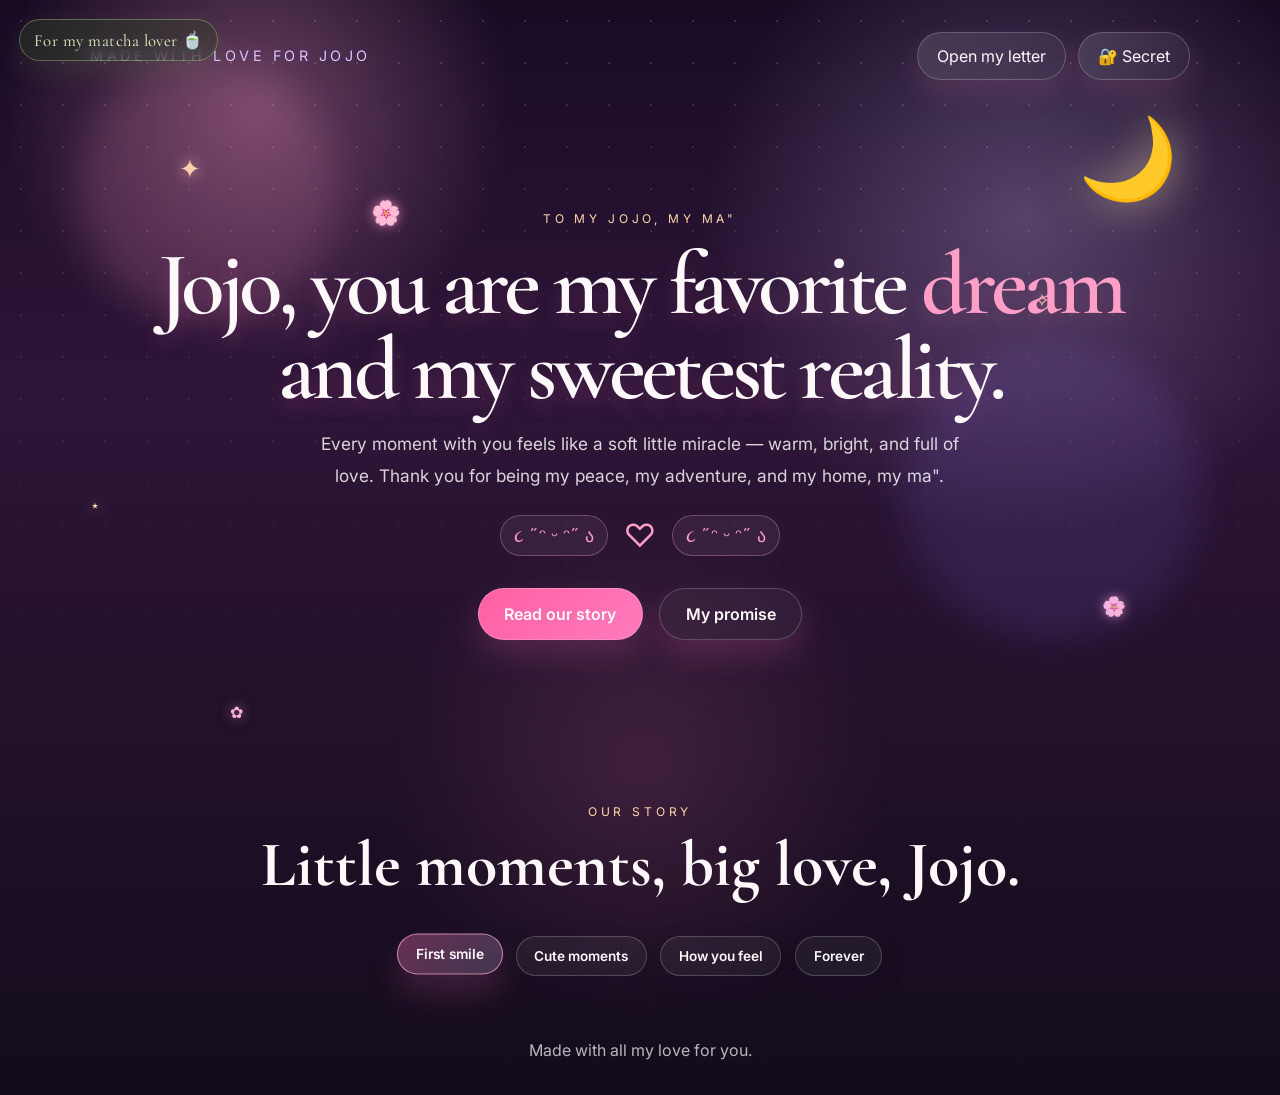
<file: Index.html>
<!DOCTYPE html>
<html lang="en">
  <head>
    <meta charset="UTF-8" />
    <meta name="viewport" content="width=device-width, initial-scale=1.0" />
    <title>For My Love</title>
    <meta
      name="description"
      content="A heartfelt surprise website for the love of my life."
    />
    <link rel="preconnect" href="https://fonts.googleapis.com" />
    <link rel="preconnect" href="https://fonts.gstatic.com" crossorigin />
    <link
      href="https://fonts.googleapis.com/css2?family=Cormorant+Garamond:wght@400;500;600;700&family=Inter:wght@400;500;600;700&display=swap"
      rel="stylesheet"
    />
    <link rel="stylesheet" href="styles.css" />
  </head>
  <body>
    <div class="bg-hearts" id="heartsLayer" aria-hidden="true"></div>
    <div class="bg-matcha" id="matchaLayer" aria-hidden="true"></div>
    <div class="matcha-label" aria-label="For my matcha lover">
      For my matcha lover 🍵
    </div>
    <div class="anime-sky" aria-hidden="true">
      <span class="moon">🌙</span>
      <span class="star star-one">✦</span>
      <span class="star star-two">✧</span>
      <span class="star star-three">⋆</span>
      <span class="sakura sakura-one">🌸</span>
      <span class="sakura sakura-two">🌸</span>
      <span class="sakura sakura-three">✿</span>
    </div>

    <header class="hero">
      <nav class="topbar">
        <span class="brand">Made with love for Jojo</span>
        <div class="top-actions">
          <button id="openLetterBtn" class="glass-button">Open my letter</button>
          <button id="secretBtn" class="glass-button secret-button">🔐 Secret</button>
        </div>
      </nav>

      <div class="hero-inner">
        <p class="eyebrow">To my Jojo, my ma"</p>
        <h1>
          Jojo, you are my favorite <span>dream</span><br />
          and my sweetest reality.
        </h1>
        <p class="lead">
          Every moment with you feels like a soft little miracle — warm, bright,
          and full of love. Thank you for being my peace, my adventure, and my home,
          my ma".
        </p>
        <div class="chibi-row" aria-label="Cute love mascots">
          <span class="chibi">૮ ˶ᵔ ᵕ ᵔ˶ ა</span>
          <span class="anime-heart">♡</span>
          <span class="chibi">૮ ˶ᵔ ᵕ ᵔ˶ ა</span>
        </div>

        <div class="cta-row">
          <a class="primary-btn" href="#story" data-screen="story">Read our story</a>
          <a class="secondary-btn" href="#promise" data-screen="promise">My promise</a>
        </div>
      </div>
    </header>

    <main>
      <section id="story" class="story section-shell screen active-screen">
        <div class="section-heading">
          <p class="mini-label">Our story</p>
          <h2>Little moments, big love, Jojo.</h2>
        </div>

        <div class="memory-nav" aria-label="Memory navigation">
          <a href="#memory-1" data-screen="memory-1" class="nav-pill active">First smile</a>
          <a href="#memory-2" data-screen="memory-2" class="nav-pill">Cute moments</a>
          <a href="#memory-3" data-screen="memory-3" class="nav-pill">How you feel</a>
          <a href="#memory-4" data-screen="memory-4" class="nav-pill">Forever</a>
        </div>
      </section>

      <section id="memory-1" class="slide-show section-shell screen">
        <div class="slide-section">
          <div class="slide-copy">
            <span class="badge">Memory 01</span>
            <h3>That first smile</h3>
            <p>
              I still remember the first time you smiled at me and somehow made the whole
              world feel softer, gentler, and a little more magical.
            </p>
            <a href="#memory-2" data-screen="memory-2" class="mini-btn">Next adorable memory</a>
          </div>
          <div class="slide-card">
            <div class="card-emoji">🌸</div>
            <p>
              “You looked at me like the universe had finally found its favorite place to
              rest.”
            </p>
          </div>
        </div>
      </section>

      <section id="memory-2" class="slide-show section-shell screen">
        <div class="slide-section reverse">
          <div class="slide-copy">
            <span class="badge">Memory 02</span>
            <h3>All the tiny sweet things</h3>
            <p>
              It’s not just the big moments. It’s the little things — your laughter, your
              gentleness, your warmth — that make my heart race in the sweetest way.
            </p>
            <a href="#memory-3" data-screen="memory-3" class="mini-btn">Tell me more</a>
          </div>
          <div class="slide-card">
            <div class="card-emoji">✨</div>
            <p>
              Even ordinary days feel special when they’re filled with your love.
            </p>
          </div>
        </div>
      </section>

      <section id="memory-3" class="slide-show section-shell screen">
        <div class="slide-section">
          <div class="slide-copy">
            <span class="badge">Memory 03</span>
            <h3>You make life feel like home</h3>
            <p>
              With you, my thoughts feel calmer, my dreams feel brighter, and my heart keeps
              choosing peace, joy, and love every single day.
            </p>
            <a href="#memory-4" data-screen="memory-4" class="mini-btn">Our future</a>
          </div>
          <div class="slide-card">
            <div class="card-emoji">🌙</div>
            <p>
              You are my favorite place to be, my favorite person to laugh with, and my
              safest little dream.
            </p>
          </div>
        </div>
      </section>

      <section id="memory-4" class="slide-show section-shell screen">
        <div class="slide-section reverse">
          <div class="slide-copy">
            <span class="badge">Forever</span>
            <h3>My promise to you</h3>
            <p>
              I will keep choosing you, every day, in every season. I will love you with
              patience, tenderness, and the quiet kind of devotion that lasts.
            </p>
            <a href="#promise" data-screen="promise" class="mini-btn">Read my promise</a>
          </div>
          <div class="slide-card">
            <div class="card-emoji">💖</div>
            <p>
              I love you in every universe, in every little moment, and in every future I
              can imagine.
            </p>
          </div>
        </div>
      </section>

      <section id="reasons" class="reasons section-shell screen">
        <div class="section-heading">
          <p class="mini-label">Why I love you</p>
          <h2>There are a thousand little reasons.</h2>
        </div>

        <div class="reason-grid">
          <div class="reason-box">
            <span>❤</span>
            <h3>Your kindness</h3>
            <p>You make people feel seen, cared for, and deeply loved.</p>
          </div>
          <div class="reason-box">
            <span>✦</span>
            <h3>Your smile</h3>
            <p>It lights up my day and makes everything feel easier.</p>
          </div>
          <div class="reason-box">
            <span>☾</span>
            <h3>Your heart</h3>
            <p>It’s warm, gentle, and the kind of heart I never want to leave.</p>
          </div>
          <div class="reason-box">
            <span>∞</span>
            <h3>Your love</h3>
            <p>You make love feel safe, deep, beautiful, and endlessly comforting.</p>
          </div>
        </div>
      </section>

      <section id="promise" class="promise section-shell screen">
        <div class="promise-card">
          <p class="mini-label">A little promise</p>
          <h2>I promise you this, ma"</h2>
          <p>
            I will keep choosing you, every day, in every season. I will love you with
            patience, honesty, and tenderness. I will be your safe place, your loudest
            cheerleader, and your favorite person to come home to.
          </p>
        </div>
      </section>

      <section id="final-reveal" class="final-reveal section-shell screen">
        <div class="reveal-card">
          <span class="badge">A tiny game for my favorite person</span>
          <h2>How well do you know my heart?</h2>
          <p>Answer one little question to unlock your surprise.</p>
          <button id="quizBtn" class="primary-btn">Unlock the surprise ✨</button>
        </div>
      </section>

      <section id="closing" class="closing section-shell screen">
        <p class="mini-label">Forever</p>
        <h2>My love for you is not just big — it’s home.</h2>
        <p>
          Thank you, Jojo, for being the softest part of my life and the brightest part of my
          future. I love you more than words can say, and I’ll keep loving you in every
          way I know how.
        </p>
        <div class="signature">Always yours, ❤️</div>
      </section>
    </main>

    <footer>Made with all my love for you.</footer>

    <div id="secretModal" class="modal" aria-hidden="true">
      <div class="modal-backdrop" data-close-modal></div>
      <div class="modal-card" role="dialog" aria-modal="true" aria-labelledby="modalTitle">
        <button class="modal-close" data-close-modal aria-label="Close">×</button>
        <div id="passwordGate">
          <span class="badge">A secret for you</span>
          <h2 id="modalTitle">Enter our secret code 💌</h2>
          <p>Only my favorite person gets to open this little surprise.</p>
          <p class="password-hint">Hint: it’s my birthday 🎂</p>
          <form id="passwordForm" class="password-form">
            <label for="secretPassword">Secret password</label>
            <input
              id="secretPassword"
              type="password"
              inputmode="numeric"
              autocomplete="off"
              placeholder="••••••"
              maxlength="6"
              required
            />
            <p id="passwordError" class="password-error" role="alert"></p>
            <button class="primary-btn" type="submit">Unlock the secret ✨</button>
          </form>
        </div>
        <div id="secretContent" class="secret-content" hidden>
          <span class="badge">Secret unlocked</span>
          <h2>You are my favorite notification.</h2>
          <p id="modalMessage">
            No matter how busy the day gets, my heart still saves its brightest little
            smile for you, Jojo — my forever ma".
          </p>
          <button id="surpriseBtn" class="primary-btn">Make it sparkle ✨</button>
        </div>
      </div>
    </div>

    <div id="letterModal" class="modal letter-modal" aria-hidden="true">
      <div class="modal-backdrop" data-close-letter></div>
      <div class="modal-card" role="dialog" aria-modal="true" aria-labelledby="letterTitle">
        <button class="modal-close" data-close-letter aria-label="Close letter">×</button>
        <div class="letter-card">
          <span class="badge">A letter for Jojo</span>
          <div class="letter-sparkle">💌</div>
          <h2 id="letterTitle">To my Jojo, my ma"</h2>
          <p>
            If I could give you one thing in life, I would give you the ability to see
            yourself through my eyes. Then you would understand how special, beautiful,
            and loved you truly are.
          </p>
          <p>
            You make my ordinary days feel like my favorite story. Thank you for every
            laugh, every little moment, and every bit of love you bring into my world.
          </p>
          <div class="signature">Forever yours, ❤️</div>
          <button class="mini-btn letter-next" data-screen="promise">Read my promise →</button>
        </div>
      </div>
    </div>

    <script src="script.js"></script>
  </body>
</html>
</file>
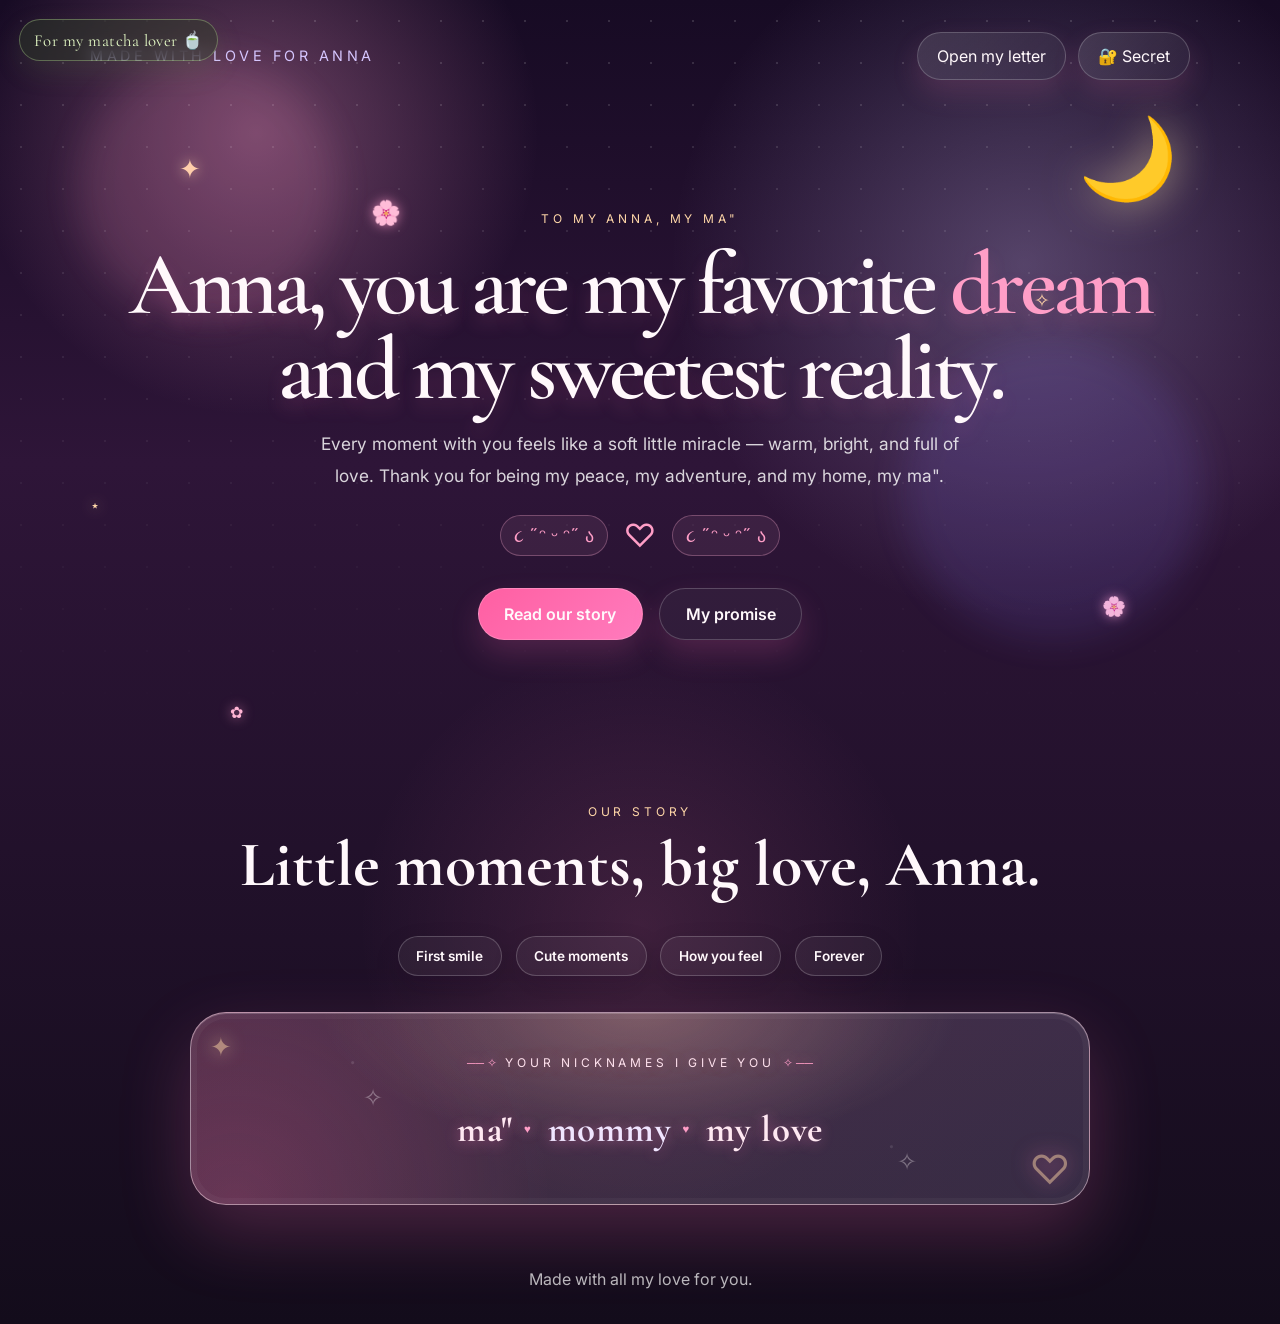
<file: index.html>
<!DOCTYPE html>
<html lang="en">
  <head>
    <meta charset="UTF-8" />
    <meta name="viewport" content="width=device-width, initial-scale=1.0" />
    <title>For My Love</title>
    <meta
      name="description"
      content="A heartfelt surprise website for the love of my life."
    />
    <link rel="preconnect" href="https://fonts.googleapis.com" />
    <link rel="preconnect" href="https://fonts.gstatic.com" crossorigin />
    <link
      href="https://fonts.googleapis.com/css2?family=Cormorant+Garamond:wght@400;500;600;700&family=Inter:wght@400;500;600;700&display=swap"
      rel="stylesheet"
    />
    <link rel="stylesheet" href="style.css" />
  </head>
  <body>
    <div class="bg-hearts" id="heartsLayer" aria-hidden="true"></div>
    <div class="bg-matcha" id="matchaLayer" aria-hidden="true"></div>
    <div class="matcha-label" aria-label="For my matcha lover">
      For my matcha lover 🍵
    </div>
    <div class="anime-sky" aria-hidden="true">
      <span class="moon">🌙</span>
      <span class="star star-one">✦</span>
      <span class="star star-two">✧</span>
      <span class="star star-three">⋆</span>
      <span class="sakura sakura-one">🌸</span>
      <span class="sakura sakura-two">🌸</span>
      <span class="sakura sakura-three">✿</span>
    </div>

    <header class="hero">
      <nav class="topbar">
        <span class="brand">Made with love for Anna</span>
        <div class="top-actions">
          <button id="openLetterBtn" class="glass-button">Open my letter</button>
          <button id="secretBtn" class="glass-button secret-button">🔐 Secret</button>
        </div>
      </nav>

      <div class="hero-inner">
        <p class="eyebrow">To my Anna, my ma"</p>
        <h1>
          Anna, you are my favorite <span>dream</span><br />
          and my sweetest reality.
        </h1>
        <p class="lead">
          Every moment with you feels like a soft little miracle — warm, bright,
          and full of love. Thank you for being my peace, my adventure, and my home,
          my ma".
        </p>
        <div class="chibi-row" aria-label="Cute love mascots">
          <span class="chibi">૮ ˶ᵔ ᵕ ᵔ˶ ა</span>
          <span class="anime-heart">♡</span>
          <span class="chibi">૮ ˶ᵔ ᵕ ᵔ˶ ა</span>
        </div>

        <div class="cta-row">
          <a class="primary-btn" href="" data-screen="story">Read our story</a>
          <a class="secondary-btn" href="" data-screen="promise">My promise</a>
        </div>
      </div>
    </header>

    <main>
      <section id="story" class="story section-shell screen active-screen">
        <div class="section-heading">
          <p class="mini-label">Our story</p>
          <h2>Little moments, big love, Anna.</h2>
        </div>

        <div class="memory-nav" aria-label="Memory navigation">
          <a href="" data-screen="memory-1" class="nav-pill active">First smile</a>
          <a href="" data-screen="memory-2" class="nav-pill">Cute moments</a>
          <a href="" data-screen="memory-3" class="nav-pill">How you feel</a>
          <a href="" data-screen="memory-4" class="nav-pill">Forever</a>
        </div>

        <div class="nickname-panel">
          <p class="mini-label">Your nicknames I give you</p>
          <div class="nickname-list" aria-label="Nicknames">
            <span>ma"</span>
            <span>mommy</span>
            <span>my love</span>
          </div>
        </div>
      </section>

      <section id="memory-1" class="slide-show section-shell screen">
        <div class="slide-section">
          <div class="slide-copy">
            <span class="badge">Memory 01</span>
            <h3>That first smile</h3>
            <p>
              I still remember the first time you smiled at me and somehow made the whole
              world feel softer, gentler, and a little more magical.
            </p>
            <a href="" data-screen="memory-2" class="mini-btn">Next adorable memory</a>
          </div>
          <div class="slide-card">
            <div class="card-emoji">🌸</div>
            <p>
              “You looked at me like the universe had finally found its favorite place to
              rest.”
            </p>
          </div>
        </div>
      </section>

      <section id="memory-2" class="slide-show section-shell screen">
        <div class="slide-section reverse">
          <div class="slide-copy">
            <span class="badge">Memory 02</span>
            <h3>All the tiny sweet things</h3>
            <p>
              It’s not just the big moments. It’s the little things — your laughter, your
              gentleness, your warmth — that make my heart race in the sweetest way.
            </p>
            <a href="" data-screen="memory-3" class="mini-btn">Tell me more</a>
          </div>
          <div class="slide-card">
            <div class="card-emoji">✨</div>
            <p>
              Even ordinary days feel special when they’re filled with your love.
            </p>
          </div>
        </div>
      </section>

      <section id="memory-3" class="slide-show section-shell screen">
        <div class="slide-section">
          <div class="slide-copy">
            <span class="badge">Memory 03</span>
            <h3>You make life feel like home</h3>
            <p>
              With you, my thoughts feel calmer, my dreams feel brighter, and my heart keeps
              choosing peace, joy, and love every single day.
            </p>
            <a href="" data-screen="memory-4" class="mini-btn">Our future</a>
          </div>
          <div class="slide-card">
            <div class="card-emoji">🌙</div>
            <p>
              You are my favorite place to be, my favorite person to laugh with, and my
              safest little dream.
            </p>
          </div>
        </div>
      </section>

      <section id="memory-4" class="slide-show section-shell screen">
        <div class="slide-section reverse">
          <div class="slide-copy">
            <span class="badge">Forever</span>
            <h3>My promise to you</h3>
            <p>
              I will keep choosing you, every day, in every season. I will love you with
              patience, tenderness, and the quiet kind of devotion that lasts.
            </p>
            <a href="" data-screen="promise" class="mini-btn">Read my promise</a>
          </div>
          <div class="slide-card">
            <div class="card-emoji">💖</div>
            <p>
              I love you in every universe, in every little moment, and in every future I
              can imagine.
            </p>
          </div>
        </div>
      </section>

      <section id="reasons" class="reasons section-shell screen">
        <div class="section-heading">
          <p class="mini-label">Why I love you</p>
          <h2>There are a thousand little reasons.</h2>
        </div>

        <div class="reason-grid">
          <div class="reason-box">
            <span>❤</span>
            <h3>Your kindness</h3>
            <p>You make people feel seen, cared for, and deeply loved.</p>
          </div>
          <div class="reason-box">
            <span>✦</span>
            <h3>Your smile</h3>
            <p>It lights up my day and makes everything feel easier.</p>
          </div>
          <div class="reason-box">
            <span>☾</span>
            <h3>Your heart</h3>
            <p>It’s warm, gentle, and the kind of heart I never want to leave.</p>
          </div>
          <div class="reason-box">
            <span>∞</span>
            <h3>Your love</h3>
            <p>You make love feel safe, deep, beautiful, and endlessly comforting.</p>
          </div>
        </div>
      </section>

      <section id="promise" class="promise section-shell screen">
        <div class="promise-card">
          <p class="mini-label">A little promise</p>
          <h2>I promise you this, ma"</h2>
          <p>
            I will keep choosing you, every day, in every season. I will love you with
            patience, honesty, and tenderness. I will be your safe place, your loudest
            cheerleader, and your favorite person to come home to.
          </p>
          <div class="timer-card">
            <p class="mini-label">Since 26.7</p>
            <h2>Our love keeps growing</h2>
            <div id="loveTimer" class="love-timer-value" aria-live="polite">00d 00h 00m 00s</div>
            <p class="timer-caption">From the very first day, and still counting every second.</p>
          </div>
        </div>
      </section>

      <section id="final-reveal" class="final-reveal section-shell screen">
        <div class="reveal-card">
          <span class="badge">A tiny game for my favorite person</span>
          <h2>How well do you know my heart?</h2>
          <p>Answer one little question to unlock your surprise.</p>
          <button id="quizBtn" class="primary-btn">Unlock the surprise ✨</button>
        </div>
      </section>

      <section id="closing" class="closing section-shell screen">
        <p class="mini-label">Forever</p>
        <h2>My love for you is not just big — it’s home.</h2>
        <p>
          Thank you, Anna, for being the softest part of my life and the brightest part of my
          future. I love you more than words can say, and I’ll keep loving you in every
          way I know how.
        </p>
        <div class="signature">Always yours, ❤️</div>
      </section>
    </main>

    <footer>Made with all my love for you.</footer>

    <div id="secretModal" class="modal" aria-hidden="true">
      <div class="modal-backdrop" data-close-modal></div>
      <div class="modal-card" role="dialog" aria-modal="true" aria-labelledby="modalTitle">
        <button class="modal-close" data-close-modal aria-label="Close">×</button>
        <div id="passwordGate">
          <span class="badge">A secret for you</span>
          <h2 id="modalTitle">Enter our secret code 💌</h2>
          <p>Only my favorite person gets to open this little surprise.</p>
          <p class="password-hint">Hint: it’s my birthday 🎂</p>
          <form id="passwordForm" class="password-form">
            <label for="secretPassword">Secret password</label>
            <input
              id="secretPassword"
              type="password"
              inputmode="numeric"
              autocomplete="off"
              placeholder="••••••"
              maxlength="6"
              required
            />
            <p id="passwordError" class="password-error" role="alert"></p>
            <button class="primary-btn" type="submit">Unlock the secret ✨</button>
          </form>
        </div>
        <div id="secretContent" class="secret-content" hidden>
          <span class="badge">Secret unlocked</span>
          <h2>You are my favorite notification.</h2>
          <p id="modalMessage">
            No matter how busy the day gets, my heart still saves its brightest little
            smile for you, Anna — my forever ma".</p>
          <button id="secretloveButton" class="primary-btn secret-love-button">I love you😘😘</button>
        </div>
      </div>
    </div>

    <div id="letterModal" class="modal letter-modal" aria-hidden="true">
      <div class="modal-backdrop" data-close-letter></div>
      <div class="modal-card" role="dialog" aria-modal="true" aria-labelledby="letterTitle">
        <button class="modal-close" data-close-letter aria-label="Close letter">×</button>
        <div class="letter-card">
          <span class="badge">A letter for Anna</span>
          <div class="letter-sparkle">💌</div>
          <h2 id="letterTitle">To my Anna, my ma"</h2>
          <p>
            If I could give you one thing in life, I would give you the ability to see
            yourself through my eyes. Then you would understand how special, beautiful,
            and loved you truly are.
          </p>
          <p>
            You make my ordinary days feel like my favorite story. Thank you for every
            laugh, every little moment, and every bit of love you bring into my world.
          </p>
          <div class="signature">Forever yours, ❤️</div>
          <button class="mini-btn letter-next" data-screen="promise">Read my promise →</button>
        </div>
      </div>
    </div>

    <script src="script.js"></script>
  </body>
</html>
</file>
<file: styles.css>
:root {
  --bg-dark: #170b24;
  --bg-mid: #2e1538;
  --bg-soft: #281534;
  --rose: #ff5fa2;
  --rose-strong: #ff7bbd;
  --rose-soft: #ff9ec7;
  --peach: #ffd7a8;
  --gold: #ffd7a8;
  --white: #fff8fb;
  --lavender: #d6c6ff;
  --card: rgba(255, 255, 255, 0.08);
  --card-border: rgba(255, 255, 255, 0.18);
  --shadow: rgba(21, 10, 30, 0.45);
}

* {
  box-sizing: border-box;
}

html {
  scroll-behavior: smooth;
  -webkit-text-size-adjust: 100%;
}

body {
  margin: 0;
  font-family: "Inter", sans-serif;
  background:
    radial-gradient(circle at 20% 10%, rgba(255, 160, 207, 0.35), transparent 18%),
    radial-gradient(circle at 80% 20%, rgba(214, 198, 255, 0.28), transparent 24%),
    radial-gradient(circle at 50% 70%, rgba(255, 125, 183, 0.14), transparent 25%),
    linear-gradient(180deg, var(--bg-dark), var(--bg-mid) 35%, #130c1b 100%);
  color: var(--white);
  min-height: 100vh;
  overflow-x: hidden;
  min-width: 0;
}

body::before {
  content: "";
  position: fixed;
  inset: 0;
  pointer-events: none;
  z-index: 0;
  opacity: 0.18;
  background-image: radial-gradient(rgba(255, 255, 255, 0.8) 1px, transparent 1px);
  background-size: 42px 42px;
  mask-image: linear-gradient(to bottom, black, transparent 82%);
}

button,
a,
input {
  -webkit-tap-highlight-color: transparent;
}

img {
  max-width: 100%;
  display: block;
}

.bg-hearts {
  position: fixed;
  inset: 0;
  pointer-events: none;
  overflow: hidden;
  z-index: 0;
}

.anime-sky {
  position: fixed;
  inset: 0;
  pointer-events: none;
  overflow: hidden;
  z-index: 0;
}

.moon {
  position: absolute;
  top: 12%;
  right: 8%;
  font-size: clamp(2.5rem, 7vw, 5rem);
  filter: drop-shadow(0 0 22px rgba(255, 231, 176, 0.6));
  animation: moonFloat 5s ease-in-out infinite;
}

.star,
.sakura {
  position: absolute;
  color: var(--peach);
  text-shadow: 0 0 14px rgba(255, 220, 173, 0.8);
  animation: twinkle 2.8s ease-in-out infinite;
}

.star-one { top: 17%; left: 14%; font-size: 1.6rem; }
.star-two { top: 32%; right: 18%; font-size: 1.2rem; animation-delay: 0.8s; }
.star-three { top: 55%; left: 7%; font-size: 1rem; animation-delay: 1.4s; }

.sakura {
  color: #ffb5d4;
  text-shadow: 0 0 12px rgba(255, 153, 201, 0.7);
  animation: petalDrift 9s ease-in-out infinite;
}

.sakura-one { top: 22%; left: 29%; font-size: 1.5rem; }
.sakura-two { top: 66%; right: 12%; font-size: 1.2rem; animation-delay: 2s; }
.sakura-three { top: 78%; left: 18%; font-size: 1rem; animation-delay: 4s; }

@keyframes twinkle {
  0%, 100% { opacity: 0.35; transform: scale(0.8) rotate(0deg); }
  50% { opacity: 1; transform: scale(1.3) rotate(18deg); }
}

@keyframes moonFloat {
  0%, 100% { transform: translateY(0) rotate(-5deg); }
  50% { transform: translateY(-10px) rotate(5deg); }
}

@keyframes petalDrift {
  0%, 100% { transform: translate(0, 0) rotate(0deg); }
  50% { transform: translate(18px, 22px) rotate(35deg); }
}

.heart {
  position: absolute;
  bottom: -120px;
  font-size: 1.2rem;
  color: rgba(255, 143, 188, 0.8);
  animation: floatUp linear infinite;
  text-shadow: 0 0 12px rgba(255, 255, 255, 0.25);
}

.bg-matcha {
  position: fixed;
  inset: 0;
  pointer-events: none;
  overflow: hidden;
  z-index: 0;
}

.matcha-label {
  position: fixed;
  top: 1.2rem;
  left: 1.2rem;
  z-index: 4;
  padding: 0.6rem 0.85rem;
  border: 1px solid rgba(194, 235, 156, 0.35);
  border-radius: 999px;
  background: rgba(47, 67, 37, 0.42);
  color: #e2f8c4;
  font-family: "Cormorant Garamond", serif;
  font-size: 1.05rem;
  letter-spacing: 0.03rem;
  box-shadow: 0 10px 28px rgba(107, 163, 65, 0.15);
  backdrop-filter: blur(8px);
}

.matcha {
  position: absolute;
  bottom: -120px;
  color: #d8f3b0;
  filter: drop-shadow(0 0 10px rgba(160, 224, 119, 0.5));
  animation: floatUp linear infinite;
}

@keyframes floatUp {
  0% {
    transform: translate3d(0, 0, 0) scale(0.8) rotate(0deg);
    opacity: 0;
  }
  10% {
    opacity: 1;
  }
  100% {
    transform: translate3d(var(--drift), -110vh, 0) scale(1.35) rotate(18deg);
    opacity: 0;
  }
}

.hero,
main,
footer {
  position: relative;
  z-index: 1;
}

.hero {
  position: relative;
  padding: 2rem clamp(1.2rem, 3vw, 3rem) 0;
}

.hero::before,
.hero::after {
  content: "";
  position: absolute;
  border-radius: 50%;
  filter: blur(18px);
  opacity: 0.7;
  z-index: -1;
}

.hero::before {
  width: 260px;
  height: 260px;
  background: rgba(255, 148, 196, 0.18);
  left: 6%;
  top: 8%;
}

.hero::after {
  width: 300px;
  height: 300px;
  background: rgba(137, 123, 255, 0.18);
  right: 6%;
  bottom: 12%;
}

.topbar {
  max-width: 1100px;
  margin: 0 auto;
  display: flex;
  align-items: center;
  justify-content: space-between;
  gap: 1rem;
}

.top-actions {
  display: flex;
  gap: 0.7rem;
  align-items: center;
}

.secret-button {
  border-color: rgba(255, 215, 168, 0.4);
}

.brand {
  font-size: 0.9rem;
  letter-spacing: 0.22rem;
  text-transform: uppercase;
  color: var(--lavender);
}

.memory-nav {
  display: flex;
  justify-content: center;
  flex-wrap: wrap;
  gap: 0.85rem;
  margin-top: 1.5rem;
}

.nav-pill,
.mini-btn,
.glass-button,
.primary-btn,
.secondary-btn {
  border: 1px solid rgba(255, 255, 255, 0.2);
  border-radius: 999px;
  text-decoration: none;
  transition: transform 0.2s ease, box-shadow 0.2s ease, border-color 0.2s ease, background 0.2s ease, filter 0.2s ease;
}

.nav-pill,
.mini-btn {
  display: inline-flex;
  align-items: center;
  justify-content: center;
  padding: 0.7rem 1.1rem;
  font-size: 0.85rem;
  font-weight: 600;
  background: rgba(255, 255, 255, 0.05);
  color: var(--white);
  box-shadow: 0 10px 24px rgba(31, 12, 40, 0.18);
}

.nav-pill.active,
.nav-pill:hover,
.mini-btn:hover {
  background: linear-gradient(135deg, rgba(255, 112, 182, 0.35), rgba(214, 198, 255, 0.22));
  border-color: rgba(255, 177, 214, 0.7);
  transform: translateY(-2px) scale(1.02);
  box-shadow: 0 18px 30px rgba(255, 111, 182, 0.18);
}

.glass-button {
  background: linear-gradient(135deg, rgba(255, 255, 255, 0.12), rgba(255, 255, 255, 0.04));
  color: var(--white);
  padding: 0.8rem 1.2rem;
  font: inherit;
  cursor: pointer;
  box-shadow: 0 12px 28px rgba(255, 127, 182, 0.15);
}

.glass-button:hover,
.primary-btn:hover,
.secondary-btn:hover {
  transform: translateY(-2px) scale(1.01);
  box-shadow: 0 16px 34px rgba(255, 104, 166, 0.26);
  filter: brightness(1.04);
}

.hero-inner {
  max-width: 1100px;
  margin: 0 auto;
  min-height: 72vh;
  display: grid;
  place-content: center;
  text-align: center;
  padding: 4rem 0 2rem;
}

.chibi-row {
  display: flex;
  justify-content: center;
  align-items: center;
  gap: 1rem;
  margin-top: 1.5rem;
  color: var(--rose-soft);
}

.chibi {
  display: inline-block;
  padding: 0.5rem 0.8rem;
  border: 1px solid rgba(255, 174, 210, 0.3);
  border-radius: 999px;
  background: rgba(255, 174, 210, 0.08);
  font-size: 1.15rem;
  animation: chibiBounce 2.4s ease-in-out infinite;
}

.chibi:last-child {
  animation-delay: 0.4s;
}

.anime-heart {
  font-size: 2rem;
  animation: heartBeat 1.4s ease-in-out infinite;
}

@keyframes chibiBounce {
  0%, 100% { transform: translateY(0); }
  50% { transform: translateY(-6px); }
}

@keyframes heartBeat {
  0%, 100% { transform: scale(1); }
  50% { transform: scale(1.25); }
}

.eyebrow,
.mini-label {
  text-transform: uppercase;
  letter-spacing: 0.24rem;
  font-size: 0.75rem;
  color: var(--gold);
  margin-bottom: 1rem;
}

h1,
h2,
h3 {
  margin: 0;
  font-family: "Cormorant Garamond", serif;
  line-height: 0.95;
}

.hero-inner h1 {
  text-shadow: 0 10px 18px rgba(255, 116, 180, 0.18);
}

h1 {
  font-size: clamp(3rem, 7vw, 7rem);
  font-weight: 600;
  letter-spacing: -0.05em;
  margin-bottom: 1rem;
}

h1 span {
  color: var(--rose-soft);
}

.lead {
  max-width: 680px;
  margin: 0 auto;
  font-size: 1.08rem;
  line-height: 1.8;
  color: rgba(255, 255, 255, 0.82);
}

.cta-row {
  display: flex;
  justify-content: center;
  gap: 1rem;
  flex-wrap: wrap;
  margin-top: 2rem;
}

.primary-btn,
.secondary-btn {
  padding: 0.95rem 1.6rem;
  font-weight: 600;
  box-shadow: 0 14px 30px rgba(255, 108, 176, 0.18);
}

.primary-btn {
  background: linear-gradient(135deg, var(--rose), var(--rose-strong));
  color: var(--white);
}

.secondary-btn {
  background: rgba(255, 255, 255, 0.04);
  color: var(--white);
}

.section-shell {
  max-width: 1100px;
  margin: 0 auto;
  padding: 4rem 1.2rem;
}

.screen {
  display: none;
}

.screen.active-screen {
  display: block;
  animation: screenIn 0.45s ease both;
}

@keyframes screenIn {
  from {
    opacity: 0;
    transform: translateY(12px) scale(0.99);
  }
  to {
    opacity: 1;
    transform: translateY(0) scale(1);
  }
}

.section-heading {
  text-align: center;
  margin-bottom: 2.5rem;
}

.section-heading h2 {
  font-size: clamp(2.5rem, 5vw, 4rem);
}

.timeline {
  display: grid;
  grid-template-columns: repeat(3, minmax(0, 1fr));
  gap: 1.5rem;
}

.timeline-card,
.reason-box,
.promise-card,
.closing,
.slide-card {
  background: var(--card);
  border: 1px solid var(--card-border);
  border-radius: 26px;
  backdrop-filter: blur(6px);
  box-shadow: 0 20px 60px var(--shadow);
}

.slide-show {
  padding-top: 1rem;
  padding-bottom: 1rem;
}

.slide-section {
  max-width: 1000px;
  margin: 0 auto;
  display: grid;
  grid-template-columns: 1.15fr 0.85fr;
  gap: 2rem;
  align-items: center;
  background: linear-gradient(135deg, rgba(255, 255, 255, 0.05), rgba(255, 255, 255, 0.025));
  border: 1px solid rgba(255, 255, 255, 0.08);
  border-radius: 30px;
  padding: clamp(1.5rem, 3vw, 3rem);
  box-shadow: 0 24px 50px rgba(20, 11, 30, 0.25);
  transition: transform 0.25s ease, box-shadow 0.25s ease;
}

.slide-section:hover {
  transform: translateY(-4px);
  box-shadow: 0 28px 60px rgba(255, 132, 198, 0.12);
}

.slide-section.reverse {
  grid-template-columns: 0.85fr 1.15fr;
}

.slide-copy {
  display: flex;
  flex-direction: column;
  gap: 1rem;
}

.badge {
  display: inline-flex;
  align-items: center;
  width: fit-content;
  padding: 0.45rem 0.8rem;
  border-radius: 999px;
  background: rgba(255, 210, 172, 0.15);
  border: 1px solid rgba(255, 210, 172, 0.28);
  color: var(--gold);
  letter-spacing: 0.12rem;
  text-transform: uppercase;
  font-size: 0.7rem;
  font-weight: 700;
}

.slide-copy h3 {
  font-size: clamp(2.2rem, 5vw, 4rem);
}

.slide-copy p,
.reason-box p,
.closing p,
.promise-card p {
  line-height: 1.8;
  color: rgba(255, 255, 255, 0.8);
  margin: 0;
}

.slide-card {
  min-height: 260px;
  padding: 2rem;
  display: flex;
  flex-direction: column;
  justify-content: center;
  align-items: center;
  text-align: center;
  background: linear-gradient(135deg, rgba(255, 159, 197, 0.13), rgba(214, 198, 255, 0.15));
}

.card-emoji {
  font-size: clamp(3rem, 6vw, 5rem);
  margin-bottom: 1rem;
}

.card-emoji + p {
  font-size: 1.08rem;
  line-height: 1.8;
}

.timeline-card {
  padding: 1.5rem;
}

.time {
  display: inline-block;
  font-size: 0.72rem;
  letter-spacing: 0.18rem;
  text-transform: uppercase;
  color: var(--gold);
  margin-bottom: 0.75rem;
}

.timeline-card h3,
.reason-box h3 {
  font-size: 2rem;
  margin-bottom: 0.7rem;
}

.reason-grid {
  display: grid;
  grid-template-columns: repeat(4, minmax(0, 1fr));
  gap: 1.3rem;
}

.reason-box {
  padding: 1.5rem 1.2rem;
  text-align: center;
  transition: transform 0.25s ease, box-shadow 0.25s ease;
}

.reason-box:hover {
  transform: translateY(-5px);
  box-shadow: 0 24px 48px rgba(255, 127, 182, 0.12);
}

.reason-box span {
  display: inline-flex;
  width: 62px;
  height: 62px;
  align-items: center;
  justify-content: center;
  border-radius: 50%;
  margin-bottom: 1rem;
  background: linear-gradient(135deg, rgba(255, 126, 173, 0.3), rgba(214, 198, 255, 0.2));
  font-size: 1.7rem;
  box-shadow: inset 0 0 18px rgba(255, 255, 255, 0.12);
}

.promise-card {
  max-width: 820px;
  margin: 0 auto;
  padding: clamp(2rem, 4vw, 3rem);
  text-align: center;
  position: relative;
  overflow: hidden;
}

.letter-card {
  position: relative;
  max-width: 760px;
  margin: 0 auto;
  padding: clamp(2rem, 6vw, 4.5rem);
  text-align: center;
  overflow: hidden;
  border: 1px solid rgba(255, 211, 229, 0.35);
  border-radius: 30px;
  background:
    linear-gradient(rgba(255, 248, 251, 0.96), rgba(255, 232, 242, 0.94)),
    repeating-linear-gradient(
      0deg,
      transparent 0,
      transparent 35px,
      rgba(183, 94, 139, 0.12) 36px
    );
  color: #4b2145;
  box-shadow: 0 28px 80px rgba(255, 105, 174, 0.24);
}

.letter-card::before,
.letter-card::after {
  content: "✦";
  position: absolute;
  color: rgba(255, 119, 181, 0.35);
  font-size: 2rem;
}

.letter-card::before {
  top: 1.2rem;
  left: 1.5rem;
}

.letter-card::after {
  right: 1.5rem;
  bottom: 1.2rem;
}

.letter-card .badge {
  color: #9a4b76;
  border-color: rgba(154, 75, 118, 0.25);
  background: rgba(255, 177, 211, 0.2);
}

.letter-card h2 {
  margin: 1rem 0 1.5rem;
  font-size: clamp(2.5rem, 6vw, 4.8rem);
  color: #672554;
}

.letter-card p {
  max-width: 590px;
  margin: 0 auto 1rem;
  color: #70425f;
  line-height: 1.9;
}

.letter-modal .letter-card h2 {
  color: #672554;
}

.letter-modal .letter-card p {
  color: #70425f;
}

.letter-modal .letter-card .signature {
  color: #a43b73;
}

.letter-sparkle {
  margin-top: 1.2rem;
  font-size: 3rem;
  animation: heartBeat 1.8s ease-in-out infinite;
}

.letter-card .signature {
  color: #c04d88;
}

.letter-next {
  margin-top: 1rem;
  border-color: rgba(154, 75, 118, 0.28);
  background: rgba(190, 81, 137, 0.12);
  color: #672554;
}

.promise-card::before {
  content: "";
  position: absolute;
  inset: -30% auto auto -6%;
  width: 180px;
  height: 180px;
  border-radius: 50%;
  background: rgba(255, 150, 200, 0.12);
  filter: blur(12px);
}

.promise-card.pulse {
  animation: glowPulse 1s ease;
}

@keyframes glowPulse {
  0% {
    transform: scale(1);
    box-shadow: 0 20px 60px var(--shadow);
  }
  50% {
    transform: scale(1.02);
    box-shadow: 0 0 0 10px rgba(255, 153, 195, 0.12), 0 20px 60px var(--shadow);
  }
  100% {
    transform: scale(1);
    box-shadow: 0 20px 60px var(--shadow);
  }
}

.promise-card h2,
.closing h2 {
  font-size: clamp(2.4rem, 5vw, 4rem);
  margin-bottom: 1rem;
}

.closing {
  text-align: center;
  padding: 2.3rem 1.6rem 3rem;
  background: linear-gradient(135deg, rgba(255, 255, 255, 0.05), rgba(255, 255, 255, 0.02));
}

.final-reveal {
  padding-top: 2rem;
}

.reveal-card {
  position: relative;
  overflow: hidden;
  max-width: 820px;
  margin: 0 auto;
  padding: clamp(2.2rem, 5vw, 4rem);
  text-align: center;
  border-radius: 34px;
  border: 1px solid rgba(255, 204, 225, 0.28);
  background:
    radial-gradient(circle at 15% 15%, rgba(255, 215, 168, 0.18), transparent 25%),
    linear-gradient(135deg, rgba(255, 95, 162, 0.16), rgba(123, 96, 199, 0.18));
  box-shadow: 0 28px 70px rgba(255, 91, 163, 0.2);
}

.reveal-card::after {
  content: "✦  ♡  ✦  ♡  ✦";
  position: absolute;
  right: 1.2rem;
  bottom: 0.8rem;
  color: rgba(255, 215, 168, 0.35);
  letter-spacing: 0.7rem;
}

.reveal-card h2 {
  font-size: clamp(2.4rem, 5vw, 4.2rem);
  margin: 1rem 0;
}

.reveal-card p {
  color: rgba(255, 255, 255, 0.8);
  margin-bottom: 1.5rem;
}

.modal {
  position: fixed;
  inset: 0;
  display: grid;
  place-items: center;
  padding: 1.2rem;
  z-index: 10;
  opacity: 0;
  visibility: hidden;
  transition: opacity 0.25s ease, visibility 0.25s ease;
}

.modal.open {
  opacity: 1;
  visibility: visible;
}

.modal-backdrop {
  position: absolute;
  inset: 0;
  background: rgba(15, 5, 24, 0.72);
  backdrop-filter: blur(10px);
}

.modal-card {
  position: relative;
  max-width: 540px;
  padding: clamp(2rem, 5vw, 3.5rem);
  text-align: center;
  border: 1px solid rgba(255, 207, 226, 0.35);
  border-radius: 30px;
  background: linear-gradient(145deg, #3a1b48, #24132f);
  box-shadow: 0 30px 90px rgba(255, 95, 162, 0.3);
  transform: translateY(15px) scale(0.97);
  transition: transform 0.25s ease;
}

.letter-modal .modal-card {
  max-width: 800px;
  padding: 0.75rem;
  border: 0;
  background: transparent;
  box-shadow: none;
}

.letter-modal .letter-card {
  max-height: calc(100vh - 3rem);
  max-height: calc(100dvh - 3rem);
  overflow-y: auto;
}

.modal.open .modal-card {
  transform: translateY(0) scale(1);
}

.modal-card h2 {
  font-size: clamp(2.4rem, 5vw, 4rem);
  margin: 1rem 0;
}

.modal-card p {
  line-height: 1.8;
  color: rgba(255, 255, 255, 0.82);
}

.password-form {
  display: grid;
  gap: 0.75rem;
  margin-top: 1.5rem;
  text-align: left;
}

.password-hint {
  margin: 0.5rem 0 0 !important;
  color: var(--peach) !important;
  font-size: 0.9rem;
  font-style: italic;
}

.password-form label {
  color: var(--peach);
  font-size: 0.78rem;
  letter-spacing: 0.12rem;
  text-transform: uppercase;
}

.password-form input {
  width: 100%;
  padding: 0.95rem 1rem;
  border: 1px solid rgba(255, 207, 226, 0.3);
  border-radius: 14px;
  outline: none;
  background: rgba(255, 255, 255, 0.08);
  color: var(--white);
  font: inherit;
  font-size: 1.2rem;
  letter-spacing: 0.45rem;
  text-align: center;
}

.password-form input:focus {
  border-color: var(--rose-soft);
  box-shadow: 0 0 0 4px rgba(255, 158, 199, 0.14);
}

.password-error {
  min-height: 1.5rem;
  margin: 0 !important;
  color: #ffb7cc !important;
  font-size: 0.85rem;
  text-align: center;
}

.secret-content {
  animation: revealContent 0.4s ease;
}

@keyframes revealContent {
  from { opacity: 0; transform: translateY(8px); }
  to { opacity: 1; transform: translateY(0); }
}

.modal-close {
  position: absolute;
  top: 0.8rem;
  right: 1rem;
  width: 36px;
  height: 36px;
  border: 0;
  border-radius: 50%;
  background: rgba(255, 255, 255, 0.08);
  color: var(--white);
  font-size: 1.5rem;
  cursor: pointer;
}

.spark {
  position: fixed;
  pointer-events: none;
  z-index: 20;
  animation: sparkle 1.3s ease-out forwards;
}

@keyframes sparkle {
  from { transform: translate(0, 0) scale(1); opacity: 1; }
  to { transform: translate(var(--x), var(--y)) rotate(180deg) scale(0); opacity: 0; }
}

.signature {
  margin-top: 1.8rem;
  font-family: "Cormorant Garamond", serif;
  font-size: clamp(1.6rem, 2vw, 2.4rem);
  color: var(--rose-soft);
}

footer {
  text-align: center;
  padding: 0 1rem 2.2rem;
  color: rgba(255, 255, 255, 0.7);
}

@media (max-width: 850px) {
  .timeline,
  .reason-grid,
  .slide-section,
  .slide-section.reverse {
    grid-template-columns: 1fr 1fr;
  }

  .slide-section,
  .slide-section.reverse {
    grid-template-columns: 1fr;
  }
}

@media (max-width: 620px) {
  .timeline,
  .reason-grid {
    grid-template-columns: 1fr;
  }

  .topbar {
    flex-direction: column;
    align-items: stretch;
    gap: 1rem;
    padding-top: 3.4rem;
  }

  .top-actions {
    width: 100%;
    flex-wrap: wrap;
  }

  .brand {
    font-size: 0.72rem;
    letter-spacing: 0.16rem;
  }

  .matcha-label {
    top: 0.7rem;
    left: 0.7rem;
    padding: 0.45rem 0.65rem;
    font-size: 0.92rem;
  }

  .glass-button {
    min-height: 48px;
    padding: 0.75rem 1rem;
    flex: 1 1 145px;
  }

  .hero-inner {
    min-height: 64vh;
    padding: 2.5rem 0 1rem;
  }

  .hero {
    padding-left: max(0.9rem, env(safe-area-inset-left));
    padding-right: max(0.9rem, env(safe-area-inset-right));
  }

  h1 {
    font-size: clamp(2.7rem, 13vw, 4.5rem);
    line-height: 0.98;
  }

  .lead {
    font-size: 0.95rem;
    line-height: 1.65;
  }

  .eyebrow,
  .mini-label {
    font-size: 0.65rem;
    letter-spacing: 0.16rem;
  }

  .cta-row {
    gap: 0.7rem;
    margin-top: 1.5rem;
  }

  .primary-btn,
  .secondary-btn {
    width: 100%;
    min-height: 50px;
    padding: 0.85rem 1rem;
    display: inline-flex;
    align-items: center;
    justify-content: center;
  }

  .section-shell {
    width: 100%;
    padding: 2rem 0.9rem;
  }


  .section-heading {
    margin-bottom: 1.5rem;
  }

  .section-heading h2 {
    font-size: clamp(2.2rem, 11vw, 3.4rem);
  }

  .memory-nav {
    display: grid;
    grid-template-columns: 1fr 1fr;
    gap: 0.6rem;
    margin-top: 1rem;
  }

  .nav-pill {
    min-height: 48px;
    padding: 0.65rem 0.45rem;
    font-size: 0.76rem;
    text-align: center;
  }

  .slide-show {
    padding-top: 0.6rem;
    padding-bottom: 0.6rem;
  }

  .slide-section,
  .slide-section.reverse {
    gap: 1.2rem;
    padding: 1.25rem;
    border-radius: 24px;
  }

  .slide-copy {
    gap: 0.8rem;
  }

  .slide-copy h3 {
    font-size: clamp(2.2rem, 12vw, 3.5rem);
  }

  .slide-copy p,
  .reason-box p,
  .closing p,
  .promise-card p {
    font-size: 0.92rem;
    line-height: 1.7;
  }

  .mini-btn {
    width: 100%;
    min-height: 48px;
  }

  .slide-card {
    min-height: 190px;
    padding: 1.3rem;
  }

  .card-emoji {
    font-size: 3.5rem;
  }

  .card-emoji + p {
    font-size: 0.94rem;
    line-height: 1.65;
  }

  .reason-grid {
    gap: 0.8rem;
  }

  .reason-box {
    padding: 1.2rem 1rem;
  }

  .reason-box h3 {
    font-size: 1.8rem;
  }

  .promise-card,
  .letter-card,
  .reveal-card,
  .closing {
    padding: 1.7rem 1.15rem;
    border-radius: 24px;
  }

  .promise-card h2,
  .closing h2,
  .reveal-card h2 {
    font-size: clamp(2.3rem, 11vw, 3.5rem);
  }

  .modal {
    padding: 0.8rem;
  }

  .modal-card {
    width: 100%;
    max-height: calc(100dvh - 1.6rem);
    overflow-y: auto;
    padding: 2rem 1.2rem 1.4rem;
    border-radius: 24px;
  }

  .letter-modal .modal-card {
    max-height: calc(100dvh - 1rem);
  }

  .letter-modal .modal-card {
    padding: 0.2rem;
  }

  .letter-modal .letter-card {
    max-height: calc(100dvh - 1.6rem);
  }

  .modal-card h2 {
    font-size: clamp(2.2rem, 11vw, 3.4rem);
  }

  .modal-card .primary-btn {
    width: 100%;
  }

  .password-form input {
    min-height: 52px;
  }
}

@media (max-width: 380px) {
  .top-actions {
    flex-direction: column;
  }

  .glass-button {
    width: 100%;
    flex-basis: auto;
  }

  .memory-nav {
    grid-template-columns: 1fr;
  }

  .matcha-label {
    max-width: calc(100vw - 1.4rem);
    white-space: nowrap;
    overflow: hidden;
    text-overflow: ellipsis;
  }
}

@media (prefers-reduced-motion: reduce) {
  *,
  *::before,
  *::after {
    animation-duration: 0.01ms !important;
    animation-iteration-count: 1 !important;
    scroll-behavior: auto !important;
    transition-duration: 0.01ms !important;
  }
}
</file>
<file: style.css>
:root {
  --bg-dark: #170b24;
  --bg-mid: #2e1538;
  --bg-soft: #281534;
  --rose: #ff5fa2;
  --rose-strong: #ff7bbd;
  --rose-soft: #ff9ec7;
  --peach: #ffd7a8;
  --gold: #ffd7a8;
  --white: #fff8fb;
  --lavender: #d6c6ff;
  --card: rgba(255, 255, 255, 0.08);
  --card-border: rgba(255, 255, 255, 0.18);
  --shadow: rgba(21, 10, 30, 0.45);
}

* {
  box-sizing: border-box;
}

html {
  scroll-behavior: smooth;
  -webkit-text-size-adjust: 100%;
}

body {
  margin: 0;
  font-family: "Inter", sans-serif;
  background:
    radial-gradient(circle at 20% 10%, rgba(255, 160, 207, 0.35), transparent 18%),
    radial-gradient(circle at 80% 20%, rgba(214, 198, 255, 0.28), transparent 24%),
    radial-gradient(circle at 50% 70%, rgba(255, 125, 183, 0.14), transparent 25%),
    linear-gradient(180deg, var(--bg-dark), var(--bg-mid) 35%, #130c1b 100%);
  color: var(--white);
  min-height: 100vh;
  overflow-x: hidden;
  min-width: 0;
}

body::before {
  content: "";
  position: fixed;
  inset: 0;
  pointer-events: none;
  z-index: 0;
  opacity: 0.18;
  background-image: radial-gradient(rgba(255, 255, 255, 0.8) 1px, transparent 1px);
  background-size: 42px 42px;
  mask-image: linear-gradient(to bottom, black, transparent 82%);
}

button,
a,
input {
  -webkit-tap-highlight-color: transparent;
}

img {
  max-width: 100%;
  display: block;
}

.bg-hearts {
  position: fixed;
  inset: 0;
  pointer-events: none;
  overflow: hidden;
  z-index: 0;
}

.anime-sky {
  position: fixed;
  inset: 0;
  pointer-events: none;
  overflow: hidden;
  z-index: 0;
}

.moon {
  position: absolute;
  top: 12%;
  right: 8%;
  font-size: clamp(2.5rem, 7vw, 5rem);
  filter: drop-shadow(0 0 22px rgba(255, 231, 176, 0.6));
  animation: moonFloat 5s ease-in-out infinite;
}

.star,
.sakura {
  position: absolute;
  color: var(--peach);
  text-shadow: 0 0 14px rgba(255, 220, 173, 0.8);
  animation: twinkle 2.8s ease-in-out infinite;
}

.star-one { top: 17%; left: 14%; font-size: 1.6rem; }
.star-two { top: 32%; right: 18%; font-size: 1.2rem; animation-delay: 0.8s; }
.star-three { top: 55%; left: 7%; font-size: 1rem; animation-delay: 1.4s; }

.sakura {
  color: #ffb5d4;
  text-shadow: 0 0 12px rgba(255, 153, 201, 0.7);
  animation: petalDrift 9s ease-in-out infinite;
}

.sakura-one { top: 22%; left: 29%; font-size: 1.5rem; }
.sakura-two { top: 66%; right: 12%; font-size: 1.2rem; animation-delay: 2s; }
.sakura-three { top: 78%; left: 18%; font-size: 1rem; animation-delay: 4s; }

@keyframes twinkle {
  0%, 100% { opacity: 0.35; transform: scale(0.8) rotate(0deg); }
  50% { opacity: 1; transform: scale(1.3) rotate(18deg); }
}

@keyframes moonFloat {
  0%, 100% { transform: translateY(0) rotate(-5deg); }
  50% { transform: translateY(-10px) rotate(5deg); }
}

@keyframes petalDrift {
  0%, 100% { transform: translate(0, 0) rotate(0deg); }
  50% { transform: translate(18px, 22px) rotate(35deg); }
}

.heart {
  position: absolute;
  bottom: -120px;
  font-size: 1.2rem;
  color: rgba(255, 143, 188, 0.8);
  animation: floatUp linear infinite;
  text-shadow: 0 0 12px rgba(255, 255, 255, 0.25);
}

.bg-matcha {
  position: fixed;
  inset: 0;
  pointer-events: none;
  overflow: hidden;
  z-index: 0;
}

.matcha-label {
  position: fixed;
  top: 1.2rem;
  left: 1.2rem;
  z-index: 4;
  padding: 0.6rem 0.85rem;
  border: 1px solid rgba(194, 235, 156, 0.35);
  border-radius: 999px;
  background: rgba(47, 67, 37, 0.42);
  color: #e2f8c4;
  font-family: "Cormorant Garamond", serif;
  font-size: 1.05rem;
  letter-spacing: 0.03rem;
  box-shadow: 0 10px 28px rgba(107, 163, 65, 0.15);
  backdrop-filter: blur(8px);
}

.matcha {
  position: absolute;
  bottom: -120px;
  color: #d8f3b0;
  filter: drop-shadow(0 0 10px rgba(160, 224, 119, 0.5));
  animation: floatUp linear infinite;
}

@keyframes floatUp {
  0% {
    transform: translate3d(0, 0, 0) scale(0.8) rotate(0deg);
    opacity: 0;
  }
  10% {
    opacity: 1;
  }
  100% {
    transform: translate3d(var(--drift), -110vh, 0) scale(1.35) rotate(18deg);
    opacity: 0;
  }
}

.hero,
main,
footer {
  position: relative;
  z-index: 1;
}

.hero {
  position: relative;
  padding: 2rem clamp(1.2rem, 3vw, 3rem) 0;
}

.hero::before,
.hero::after {
  content: "";
  position: absolute;
  border-radius: 50%;
  filter: blur(18px);
  opacity: 0.7;
  z-index: -1;
}

.hero::before {
  width: 260px;
  height: 260px;
  background: rgba(255, 148, 196, 0.18);
  left: 6%;
  top: 8%;
}

.hero::after {
  width: 300px;
  height: 300px;
  background: rgba(137, 123, 255, 0.18);
  right: 6%;
  bottom: 12%;
}

.topbar {
  max-width: 1100px;
  margin: 0 auto;
  display: flex;
  align-items: center;
  justify-content: space-between;
  gap: 1rem;
}

.top-actions {
  display: flex;
  gap: 0.7rem;
  align-items: center;
  flex-wrap: wrap;
}

.secret-button {
  border-color: rgba(255, 215, 168, 0.4);
}

.brand {
  font-size: 0.9rem;
  letter-spacing: 0.22rem;
  text-transform: uppercase;
  color: var(--lavender);
}

.memory-nav {
  display: flex;
  justify-content: center;
  flex-wrap: wrap;
  gap: 0.85rem;
  margin-top: 1.5rem;
}

.nav-pill,
.mini-btn,
.glass-button,
.primary-btn,
.secondary-btn {
  border: 1px solid rgba(255, 255, 255, 0.2);
  border-radius: 999px;
  text-decoration: none;
  transition: transform 0.2s ease, box-shadow 0.2s ease, border-color 0.2s ease, background 0.2s ease, filter 0.2s ease;
}

.nav-pill,
.mini-btn {
  display: inline-flex;
  align-items: center;
  justify-content: center;
  padding: 0.7rem 1.1rem;
  font-size: 0.85rem;
  font-weight: 600;
  background: rgba(255, 255, 255, 0.05);
  color: var(--white);
  box-shadow: 0 10px 24px rgba(31, 12, 40, 0.18);
}

.nav-pill.active,
.nav-pill:hover,
.mini-btn:hover {
  background: linear-gradient(135deg, rgba(255, 112, 182, 0.35), rgba(214, 198, 255, 0.22));
  border-color: rgba(255, 177, 214, 0.7);
  transform: translateY(-2px) scale(1.02);
  box-shadow: 0 18px 30px rgba(255, 111, 182, 0.18);
}

.glass-button {
  background: linear-gradient(135deg, rgba(255, 255, 255, 0.12), rgba(255, 255, 255, 0.04));
  color: var(--white);
  padding: 0.8rem 1.2rem;
  font: inherit;
  cursor: pointer;
  box-shadow: 0 12px 28px rgba(255, 127, 182, 0.15);
}

.glass-button:hover,
.primary-btn:hover,
.secondary-btn:hover {
  transform: translateY(-2px) scale(1.01);
  box-shadow: 0 16px 34px rgba(255, 104, 166, 0.26);
  filter: brightness(1.04);
}

.hero-inner {
  max-width: 1100px;
  margin: 0 auto;
  min-height: 72vh;
  display: grid;
  place-content: center;
  text-align: center;
  padding: 4rem 0 2rem;
}

.chibi-row {
  display: flex;
  justify-content: center;
  align-items: center;
  gap: 1rem;
  margin-top: 1.5rem;
  color: var(--rose-soft);
}

.chibi {
  display: inline-block;
  padding: 0.5rem 0.8rem;
  border: 1px solid rgba(255, 174, 210, 0.3);
  border-radius: 999px;
  background: rgba(255, 174, 210, 0.08);
  font-size: 1.15rem;
  animation: chibiBounce 2.4s ease-in-out infinite;
}

.chibi:last-child {
  animation-delay: 0.4s;
}

.anime-heart {
  font-size: 2rem;
  animation: heartBeat 1.4s ease-in-out infinite;
}

@keyframes chibiBounce {
  0%, 100% { transform: translateY(0); }
  50% { transform: translateY(-6px); }
}

@keyframes heartBeat {
  0%, 100% { transform: scale(1); }
  50% { transform: scale(1.25); }
}

.eyebrow,
.mini-label {
  text-transform: uppercase;
  letter-spacing: 0.24rem;
  font-size: 0.75rem;
  color: var(--gold);
  margin-bottom: 1rem;
}

h1,
h2,
h3 {
  margin: 0;
  font-family: "Cormorant Garamond", serif;
  line-height: 0.95;
}

.hero-inner h1 {
  text-shadow: 0 10px 18px rgba(255, 116, 180, 0.18);
}

h1 {
  font-size: clamp(3rem, 7vw, 7rem);
  font-weight: 600;
  letter-spacing: -0.05em;
  margin-bottom: 1rem;
}

h1 span {
  color: var(--rose-soft);
}

.lead {
  max-width: 680px;
  margin: 0 auto;
  font-size: 1.08rem;
  line-height: 1.8;
  color: rgba(255, 255, 255, 0.82);
}

.cta-row {
  display: flex;
  justify-content: center;
  gap: 1rem;
  flex-wrap: wrap;
  margin-top: 2rem;
}

.primary-btn,
.secondary-btn {
  padding: 0.95rem 1.6rem;
  font-weight: 600;
  box-shadow: 0 14px 30px rgba(255, 108, 176, 0.18);
}

.primary-btn {
  background: linear-gradient(135deg, var(--rose), var(--rose-strong));
  color: var(--white);
}

.secondary-btn {
  background: rgba(255, 255, 255, 0.04);
  color: var(--white);
}

.section-shell {
  max-width: 1100px;
  margin: 0 auto;
  padding: 4rem 1.2rem;
}

.screen {
  display: none;
}

.screen.active-screen {
  display: block;
  animation: screenIn 0.45s ease both;
}

@keyframes screenIn {
  from {
    opacity: 0;
    transform: translateY(12px) scale(0.99);
  }
  to {
    opacity: 1;
    transform: translateY(0) scale(1);
  }
}

.section-heading {
  text-align: center;
  margin-bottom: 2.5rem;
}

.section-heading h2 {
  font-size: clamp(2.5rem, 5vw, 4rem);
}

.timeline {
  display: grid;
  grid-template-columns: repeat(3, minmax(0, 1fr));
  gap: 1.5rem;
}

.timeline-card,
.reason-box,
.promise-card,
.closing,
.slide-card,
.timer-card {
  background: var(--card);
  border: 1px solid var(--card-border);
  border-radius: 26px;
  backdrop-filter: blur(6px);
  box-shadow: 0 20px 60px var(--shadow);
}

.slide-show {
  padding-top: 1rem;
  padding-bottom: 1rem;
}

.slide-section {
  max-width: 1000px;
  margin: 0 auto;
  display: grid;
  grid-template-columns: 1.15fr 0.85fr;
  gap: 2rem;
  align-items: center;
  background: linear-gradient(135deg, rgba(255, 255, 255, 0.05), rgba(255, 255, 255, 0.025));
  border: 1px solid rgba(255, 255, 255, 0.08);
  border-radius: 30px;
  padding: clamp(1.5rem, 3vw, 3rem);
  box-shadow: 0 24px 50px rgba(20, 11, 30, 0.25);
  transition: transform 0.25s ease, box-shadow 0.25s ease;
}

.slide-section:hover {
  transform: translateY(-4px);
  box-shadow: 0 28px 60px rgba(255, 132, 198, 0.12);
}

.slide-section.reverse {
  grid-template-columns: 0.85fr 1.15fr;
}

.slide-copy {
  display: flex;
  flex-direction: column;
  gap: 1rem;
}

.badge {
  display: inline-flex;
  align-items: center;
  width: fit-content;
  padding: 0.45rem 0.8rem;
  border-radius: 999px;
  background: rgba(255, 210, 172, 0.15);
  border: 1px solid rgba(255, 210, 172, 0.28);
  color: var(--gold);
  letter-spacing: 0.12rem;
  text-transform: uppercase;
  font-size: 0.7rem;
  font-weight: 700;
}

.slide-copy h3 {
  font-size: clamp(2.2rem, 5vw, 4rem);
}

.slide-copy p,
.reason-box p,
.closing p,
.promise-card p {
  line-height: 1.8;
  color: rgba(255, 255, 255, 0.8);
  margin: 0;
}

.slide-card {
  min-height: 260px;
  padding: 2rem;
  display: flex;
  flex-direction: column;
  justify-content: center;
  align-items: center;
  text-align: center;
  background: linear-gradient(135deg, rgba(255, 159, 197, 0.13), rgba(214, 198, 255, 0.15));
}

.card-emoji {
  font-size: clamp(3rem, 6vw, 5rem);
  margin-bottom: 1rem;
}

.card-emoji + p {
  font-size: 1.08rem;
  line-height: 1.8;
}

.timeline-card {
  padding: 1.5rem;
}

.time {
  display: inline-block;
  font-size: 0.72rem;
  letter-spacing: 0.18rem;
  text-transform: uppercase;
  color: var(--gold);
  margin-bottom: 0.75rem;
}

.timeline-card h3,
.reason-box h3 {
  font-size: 2rem;
  margin-bottom: 0.7rem;
}

.reason-grid {
  display: grid;
  grid-template-columns: repeat(4, minmax(0, 1fr));
  gap: 1.3rem;
}

.nickname-panel {
  position: relative;
  overflow: hidden;
  isolation: isolate;
  max-width: 900px;
  margin: 2.25rem auto 0;
  padding: clamp(1.8rem, 4vw, 2.6rem);
  border: 1px solid rgba(255, 221, 235, 0.55);
  border-radius: 36px;
  background:
    radial-gradient(circle at 18% 26%, rgba(255, 255, 255, 0.12) 0 1px, transparent 2px),
    radial-gradient(circle at 78% 70%, rgba(255, 255, 255, 0.1) 0 1px, transparent 2px),
    radial-gradient(ellipse at 50% 0%, rgba(255, 215, 168, 0.23), transparent 50%),
    radial-gradient(circle at 5% 100%, rgba(255, 95, 162, 0.2), transparent 36%),
    linear-gradient(135deg, rgba(255, 168, 205, 0.2), rgba(214, 198, 255, 0.17));
  box-shadow:
    0 28px 70px rgba(255, 116, 180, 0.22),
    inset 0 0 0 6px rgba(255, 255, 255, 0.035),
    inset 0 1px rgba(255, 255, 255, 0.18);
  animation: nicknameGlow 5s ease-in-out infinite;
}

.nickname-panel > * {
  position: relative;
  z-index: 1;
}

.nickname-panel .nickname-list::before,
.nickname-panel .nickname-list::after {
  content: "✧";
  position: absolute;
  z-index: -1;
  color: rgba(255, 248, 251, 0.34);
  font-size: 1.5rem;
  animation: nicknameTwinkle 3s ease-in-out infinite;
}

.nickname-panel .nickname-list::before {
  top: -0.8rem;
  left: 16%;
}

.nickname-panel .nickname-list::after {
  right: 16%;
  bottom: -0.8rem;
  animation-delay: 1.5s;
}

@keyframes nicknameGlow {
  0%, 100% {
    box-shadow: 0 24px 60px rgba(255, 116, 180, 0.16), inset 0 0 0 5px rgba(255, 255, 255, 0.025), inset 0 1px rgba(255, 255, 255, 0.18);
  }
  50% {
    box-shadow: 0 28px 68px rgba(255, 116, 180, 0.25), inset 0 0 0 5px rgba(255, 255, 255, 0.04), inset 0 1px rgba(255, 255, 255, 0.22);
  }
}

@keyframes nicknameTwinkle {
  0%, 100% { opacity: 0.35; transform: scale(0.8) rotate(-10deg); }
  50% { opacity: 1; transform: scale(1.15) rotate(12deg); }
}

.nickname-panel::before,
.nickname-panel::after {
  position: absolute;
  color: rgba(255, 215, 168, 0.48);
  pointer-events: none;
}

.nickname-panel::before {
  content: "✦";
  top: 1.1rem;
  left: 1.2rem;
  font-size: 1.6rem;
  text-shadow: 0 0 18px rgba(255, 215, 168, 0.7);
}

.nickname-panel::after {
  content: "♡";
  right: 1.2rem;
  bottom: 0.65rem;
  font-size: 2.5rem;
  text-shadow: 0 0 20px rgba(255, 123, 189, 0.55);
}

.nickname-panel .mini-label {
  text-align: center;
  margin: 0 0 1.6rem;
  color: #ffe2ee;
  text-shadow: 0 0 14px rgba(255, 215, 168, 0.25), 0 0 28px rgba(255, 123, 189, 0.28);
}

.nickname-panel .mini-label::before,
.nickname-panel .mini-label::after {
  content: " ── ✧ ";
  display: inline-block;
  padding: 0 0.5rem;
  color: var(--rose-soft);
  letter-spacing: 0;
}

.nickname-panel .mini-label::after {
  content: " ✧ ── ";
}

.nickname-panel .mini-label::before,
.nickname-panel .mini-label::after {
  text-shadow: 0 0 12px rgba(255, 123, 189, 0.75);
}

.nickname-list {
  position: relative;
  display: flex;
  flex-wrap: wrap;
  justify-content: center;
  align-items: center;
  gap: 0.5rem 1rem;
  padding: 0.7rem 2.5rem;
}

.nickname-list span {
  display: inline-flex;
  align-items: center;
  justify-content: center;
  color: #fff8fb;
  font-family: "Cormorant Garamond", serif;
  font-size: clamp(1.7rem, 3.4vw, 2.3rem);
  font-weight: 700;
  letter-spacing: 0.015em;
  text-transform: lowercase;
  text-shadow: 0 2px 14px rgba(255, 123, 189, 0.48);
  transition: color 0.2s ease, transform 0.2s ease, text-shadow 0.2s ease;
  animation: nicknameFloat 3.8s ease-in-out infinite;
}

.nickname-list span:nth-child(odd) {
  color: #ffe8f2;
}

.nickname-list span:nth-child(2) {
  animation-delay: 0.45s;
  color: #f0e5ff;
}

.nickname-list span:nth-child(3) {
  animation-delay: 0.9s;
}

@keyframes nicknameFloat {
  0%, 100% { transform: translateY(0); }
  50% { transform: translateY(-3px); }
}

.nickname-list span:not(:last-child)::after {
  content: "♥";
  margin-left: 0.7rem;
  color: var(--rose-soft);
  font-size: 0.72rem;
  text-shadow: 0 0 12px rgba(255, 123, 189, 0.65);
}

.nickname-list span:hover {
  transform: translateY(-2px) scale(1.04);
  color: var(--rose-soft);
  text-shadow: 0 0 22px rgba(255, 123, 189, 0.7);
}

.reason-box {
  padding: 1.5rem 1.2rem;
  text-align: center;
  transition: transform 0.25s ease, box-shadow 0.25s ease;
}

.reason-box:hover {
  transform: translateY(-5px);
  box-shadow: 0 24px 48px rgba(255, 127, 182, 0.12);
}

.reason-box span {
  display: inline-flex;
  width: 62px;
  height: 62px;
  align-items: center;
  justify-content: center;
  border-radius: 50%;
  margin-bottom: 1rem;
  background: linear-gradient(135deg, rgba(255, 126, 173, 0.3), rgba(214, 198, 255, 0.2));
  font-size: 1.7rem;
  box-shadow: inset 0 0 18px rgba(255, 255, 255, 0.12);
}

.promise-card {
  max-width: 820px;
  margin: 0 auto;
  padding: clamp(2rem, 4vw, 3rem);
  text-align: center;
  position: relative;
  overflow: hidden;
}

.timer-card {
  max-width: 820px;
  margin: 1.25rem auto 0;
  padding: clamp(1.4rem, 3vw, 2.2rem);
  text-align: center;
  position: relative;
  overflow: hidden;
  border: 1px solid rgba(255, 255, 255, 0.08);
  border-radius: 20px;
  background: rgba(255, 255, 255, 0.04);
}

.love-timer-value {
  margin: 1.1rem 0 0.6rem;
  font-size: clamp(1.6rem, 4vw, 3.2rem);
  font-weight: 700;
  letter-spacing: 0.12rem;
  color: #ffe6f1;
  text-shadow: 0 0 18px rgba(255, 170, 210, 0.5);
}

.timer-caption {
  margin: 0;
  color: rgba(255, 255, 255, 0.82);
}

.letter-card {
  position: relative;
  max-width: 760px;
  margin: 0 auto;
  padding: clamp(2rem, 6vw, 4.5rem);
  text-align: center;
  overflow: hidden;
  border: 1px solid rgba(255, 211, 229, 0.35);
  border-radius: 30px;
  background:
    linear-gradient(rgba(255, 248, 251, 0.96), rgba(255, 232, 242, 0.94)),
    repeating-linear-gradient(
      0deg,
      transparent 0,
      transparent 35px,
      rgba(183, 94, 139, 0.12) 36px
    );
  color: #4b2145;
  box-shadow: 0 28px 80px rgba(255, 105, 174, 0.24);
}

.letter-card::before,
.letter-card::after {
  content: "✦";
  position: absolute;
  color: rgba(255, 119, 181, 0.35);
  font-size: 2rem;
}

.letter-card::before {
  top: 1.2rem;
  left: 1.5rem;
}

.letter-card::after {
  right: 1.5rem;
  bottom: 1.2rem;
}

.letter-card .badge {
  color: #9a4b76;
  border-color: rgba(154, 75, 118, 0.25);
  background: rgba(255, 177, 211, 0.2);
}

.letter-card h2 {
  margin: 1rem 0 1.5rem;
  font-size: clamp(2.5rem, 6vw, 4.8rem);
  color: #672554;
}

.letter-card p {
  max-width: 590px;
  margin: 0 auto 1rem;
  color: #70425f;
  line-height: 1.9;
}

.letter-modal .letter-card h2 {
  color: #672554;
}

.letter-modal .letter-card p {
  color: #70425f;
}

.letter-modal .letter-card .signature {
  color: #a43b73;
}

.letter-sparkle {
  margin-top: 1.2rem;
  font-size: 3rem;
  animation: heartBeat 1.8s ease-in-out infinite;
}

.letter-card .signature {
  color: #c04d88;
}

.letter-next {
  margin-top: 1rem;
  border-color: rgba(154, 75, 118, 0.28);
  background: rgba(190, 81, 137, 0.12);
  color: #672554;
}

.promise-card::before {
  content: "";
  position: absolute;
  inset: -30% auto auto -6%;
  width: 180px;
  height: 180px;
  border-radius: 50%;
  background: rgba(255, 150, 200, 0.12);
  filter: blur(12px);
}

.promise-card.pulse {
  animation: glowPulse 1s ease;
}

@keyframes glowPulse {
  0% {
    transform: scale(1);
    box-shadow: 0 20px 60px var(--shadow);
  }
  50% {
    transform: scale(1.02);
    box-shadow: 0 0 0 10px rgba(255, 153, 195, 0.12), 0 20px 60px var(--shadow);
  }
  100% {
    transform: scale(1);
    box-shadow: 0 20px 60px var(--shadow);
  }
}

.promise-card h2,
.closing h2 {
  font-size: clamp(2.4rem, 5vw, 4rem);
  margin-bottom: 1rem;
}

.closing {
  text-align: center;
  padding: 2.3rem 1.6rem 3rem;
  background: linear-gradient(135deg, rgba(255, 255, 255, 0.05), rgba(255, 255, 255, 0.02));
}

.final-reveal {
  padding-top: 2rem;
}

.reveal-card {
  position: relative;
  overflow: hidden;
  max-width: 820px;
  margin: 0 auto;
  padding: clamp(2.2rem, 5vw, 4rem);
  text-align: center;
  border-radius: 34px;
  border: 1px solid rgba(255, 204, 225, 0.28);
  background:
    radial-gradient(circle at 15% 15%, rgba(255, 215, 168, 0.18), transparent 25%),
    linear-gradient(135deg, rgba(255, 95, 162, 0.16), rgba(123, 96, 199, 0.18));
  box-shadow: 0 28px 70px rgba(255, 91, 163, 0.2);
}

.reveal-card::after {
  content: "✦  ♡  ✦  ♡  ✦";
  position: absolute;
  right: 1.2rem;
  bottom: 0.8rem;
  color: rgba(255, 215, 168, 0.35);
  letter-spacing: 0.7rem;
}

.reveal-card h2 {
  font-size: clamp(2.4rem, 5vw, 4.2rem);
  margin: 1rem 0;
}

.reveal-card p {
  color: rgba(255, 255, 255, 0.8);
  margin-bottom: 1.5rem;
}

.modal {
  position: fixed;
  inset: 0;
  display: grid;
  place-items: center;
  padding: 1.2rem;
  z-index: 10;
  opacity: 0;
  visibility: hidden;
  transition: opacity 0.25s ease, visibility 0.25s ease;
}

.modal.open {
  opacity: 1;
  visibility: visible;
}

.modal-backdrop {
  position: absolute;
  inset: 0;
  background: rgba(15, 5, 24, 0.72);
  backdrop-filter: blur(10px);
}

.modal-card {
  position: relative;
  max-width: 540px;
  padding: clamp(2rem, 5vw, 3.5rem);
  text-align: center;
  border: 1px solid rgba(255, 207, 226, 0.35);
  border-radius: 30px;
  background: linear-gradient(145deg, #3a1b48, #24132f);
  box-shadow: 0 30px 90px rgba(255, 95, 162, 0.3);
  transform: translateY(15px) scale(0.97);
  transition: transform 0.25s ease;
}

.letter-modal .modal-card {
  max-width: 800px;
  padding: 0.75rem;
  border: 0;
  background: transparent;
  box-shadow: none;
}

.letter-modal .letter-card {
  max-height: calc(100vh - 3rem);
  max-height: calc(100dvh - 3rem);
  overflow-y: auto;
}

.modal.open .modal-card {
  transform: translateY(0) scale(1);
}

.modal-card h2 {
  font-size: clamp(2.4rem, 5vw, 4rem);
  margin: 1rem 0;
}

.modal-card p {
  line-height: 1.8;
  color: rgba(255, 255, 255, 0.82);
}

.sprinkle-layer {
  position: fixed;
  inset: 50% 0 auto;
  height: 0;
  z-index: 20;
  pointer-events: none;
}

.sprinkle {
  position: absolute;
  left: 50%;
  top: 0;
  font-size: clamp(1rem, 2vw, 1.6rem);
  opacity: 0;
  animation: sprinkleBurst 1s var(--delay) ease-out forwards;
}

.sprinkle.rose { color: var(--rose-strong); }
.sprinkle.peach { color: var(--peach); }
.sprinkle.lavender { color: var(--lavender); }
.sprinkle.white { color: var(--white); }

@keyframes sprinkleBurst {
  0% {
    opacity: 0;
    transform: translate(-50%, -50%) scale(0.2) rotate(0deg);
  }
  18% {
    opacity: 1;
  }
  100% {
    opacity: 0;
    transform: translate(calc(-50% + var(--x)), var(--y)) scale(1.15) rotate(var(--rotate));
  }
}

.password-form {
  display: grid;
  gap: 0.75rem;
  margin-top: 1.5rem;
  text-align: left;
}

.password-hint {
  margin: 0.5rem 0 0 !important;
  color: var(--peach) !important;
  font-size: 0.9rem;
  font-style: italic;
}

.password-form label {
  color: var(--peach);
  font-size: 0.78rem;
  letter-spacing: 0.12rem;
  text-transform: uppercase;
}

.password-form input {
  width: 100%;
  padding: 0.95rem 1rem;
  border: 1px solid rgba(255, 207, 226, 0.3);
  border-radius: 14px;
  outline: none;
  background: rgba(255, 255, 255, 0.08);
  color: var(--white);
  font: inherit;
  font-size: 1.2rem;
  letter-spacing: 0.45rem;
  text-align: center;
}

.password-form input:focus {
  border-color: var(--rose-soft);
  box-shadow: 0 0 0 4px rgba(255, 158, 199, 0.14);
}

.password-error {
  min-height: 1.5rem;
  margin: 0 !important;
  color: #ffb7cc !important;
  font-size: 0.85rem;
  text-align: center;
}

.secret-content {
  animation: revealContent 0.4s ease;
}

@keyframes revealContent {
  from { opacity: 0; transform: translateY(8px); }
  to { opacity: 1; transform: translateY(0); }
}

.modal-close {
  position: absolute;
  top: 0.8rem;
  right: 1rem;
  width: 36px;
  height: 36px;
  border: 0;
  border-radius: 50%;
  background: rgba(255, 255, 255, 0.08);
  color: var(--white);
  font-size: 1.5rem;
  cursor: pointer;
}

.signature {
  margin-top: 1.8rem;
  font-family: "Cormorant Garamond", serif;
  font-size: clamp(1.6rem, 2vw, 2.4rem);
  color: var(--rose-soft);
}

footer {
  text-align: center;
  padding: 0 1rem 2.2rem;
  color: rgba(255, 255, 255, 0.7);
}

@media (max-width: 850px) {
  .timeline,
  .reason-grid,
  .slide-section,
  .slide-section.reverse {
    grid-template-columns: 1fr 1fr;
  }

  .slide-section,
  .slide-section.reverse {
    grid-template-columns: 1fr;
  }
}

@media (max-width: 620px) {
  .timeline,
  .reason-grid {
    grid-template-columns: 1fr;
  }

  .topbar {
    flex-direction: column;
    align-items: stretch;
    gap: 1rem;
    padding-top: 3.4rem;
  }

  .top-actions {
    width: 100%;
    flex-wrap: wrap;
  }

  .brand {
    font-size: 0.72rem;
    letter-spacing: 0.16rem;
  }

  .matcha-label {
    top: 0.7rem;
    left: 0.7rem;
    padding: 0.45rem 0.65rem;
    font-size: 0.92rem;
  }

  .glass-button {
    min-height: 48px;
    padding: 0.75rem 1rem;
    flex: 1 1 145px;
  }

  .hero-inner {
    min-height: 64vh;
    padding: 2.5rem 0 1rem;
  }

  .hero {
    padding-left: max(0.9rem, env(safe-area-inset-left));
    padding-right: max(0.9rem, env(safe-area-inset-right));
  }

  h1 {
    font-size: clamp(2.7rem, 13vw, 4.5rem);
    line-height: 0.98;
  }

  .lead {
    font-size: 0.95rem;
    line-height: 1.65;
  }

  .eyebrow,
  .mini-label {
    font-size: 0.65rem;
    letter-spacing: 0.16rem;
  }

  .cta-row {
    gap: 0.7rem;
    margin-top: 1.5rem;
  }

  .primary-btn,
  .secondary-btn {
    width: 100%;
    min-height: 50px;
    padding: 0.85rem 1rem;
    display: inline-flex;
    align-items: center;
    justify-content: center;
  }

  .section-shell {
    width: 100%;
    padding: 2rem 0.9rem;
  }


  .section-heading {
    margin-bottom: 1.5rem;
  }

  .section-heading h2 {
    font-size: clamp(2.2rem, 11vw, 3.4rem);
  }

  .memory-nav {
    display: grid;
    grid-template-columns: 1fr 1fr;
    gap: 0.6rem;
    margin-top: 1rem;
  }

  .nav-pill {
    min-height: 48px;
    padding: 0.65rem 0.45rem;
    font-size: 0.76rem;
    text-align: center;
  }

  .slide-show {
    padding-top: 0.6rem;
    padding-bottom: 0.6rem;
  }

  .slide-section,
  .slide-section.reverse {
    gap: 1.2rem;
    padding: 1.25rem;
    border-radius: 24px;
  }

  .slide-copy {
    gap: 0.8rem;
  }

  .slide-copy h3 {
    font-size: clamp(2.2rem, 12vw, 3.5rem);
  }

  .slide-copy p,
  .reason-box p,
  .closing p,
  .promise-card p {
    font-size: 0.92rem;
    line-height: 1.7;
  }

  .mini-btn {
    width: 100%;
    min-height: 48px;
  }

  .slide-card {
    min-height: 190px;
    padding: 1.3rem;
  }

  .card-emoji {
    font-size: 3.5rem;
  }

  .card-emoji + p {
    font-size: 0.94rem;
    line-height: 1.65;
  }

  .reason-grid {
    gap: 0.8rem;
  }

  .reason-box {
    padding: 1.2rem 1rem;
  }

  .reason-box h3 {
    font-size: 1.8rem;
  }

  .promise-card,
  .letter-card,
  .reveal-card,
  .closing {
    padding: 1.7rem 1.15rem;
    border-radius: 24px;
  }

  .promise-card h2,
  .closing h2,
  .reveal-card h2 {
    font-size: clamp(2.3rem, 11vw, 3.5rem);
  }

  .modal {
    padding: 0.8rem;
  }

  .modal-card {
    width: 100%;
    max-height: calc(100dvh - 1.6rem);
    overflow-y: auto;
    padding: 2rem 1.2rem 1.4rem;
    border-radius: 24px;
  }

  .letter-modal .modal-card {
    max-height: calc(100dvh - 1rem);
  }

  .letter-modal .modal-card {
    padding: 0.2rem;
  }

  .letter-modal .letter-card {
    max-height: calc(100dvh - 1.6rem);
  }

  .modal-card h2 {
    font-size: clamp(2.2rem, 11vw, 3.4rem);
  }

  .modal-card .primary-btn {
    width: 100%;
  }

  .password-form input {
    min-height: 52px;
  }
}

@media (max-width: 380px) {
  .top-actions {
    flex-direction: column;
  }

  .glass-button {
    width: 100%;
    flex-basis: auto;
  }

  .memory-nav {
    grid-template-columns: 1fr;
  }

  .matcha-label {
    max-width: calc(100vw - 1.4rem);
    white-space: nowrap;
    overflow: hidden;
    text-overflow: ellipsis;
  }
}

@media (prefers-reduced-motion: reduce) {
  *,
  *::before,
  *::after {
    animation-duration: 0.01ms !important;
    animation-iteration-count: 1 !important;
    scroll-behavior: auto !important;
    transition-duration: 0.01ms !important;
  }
}
</file>
